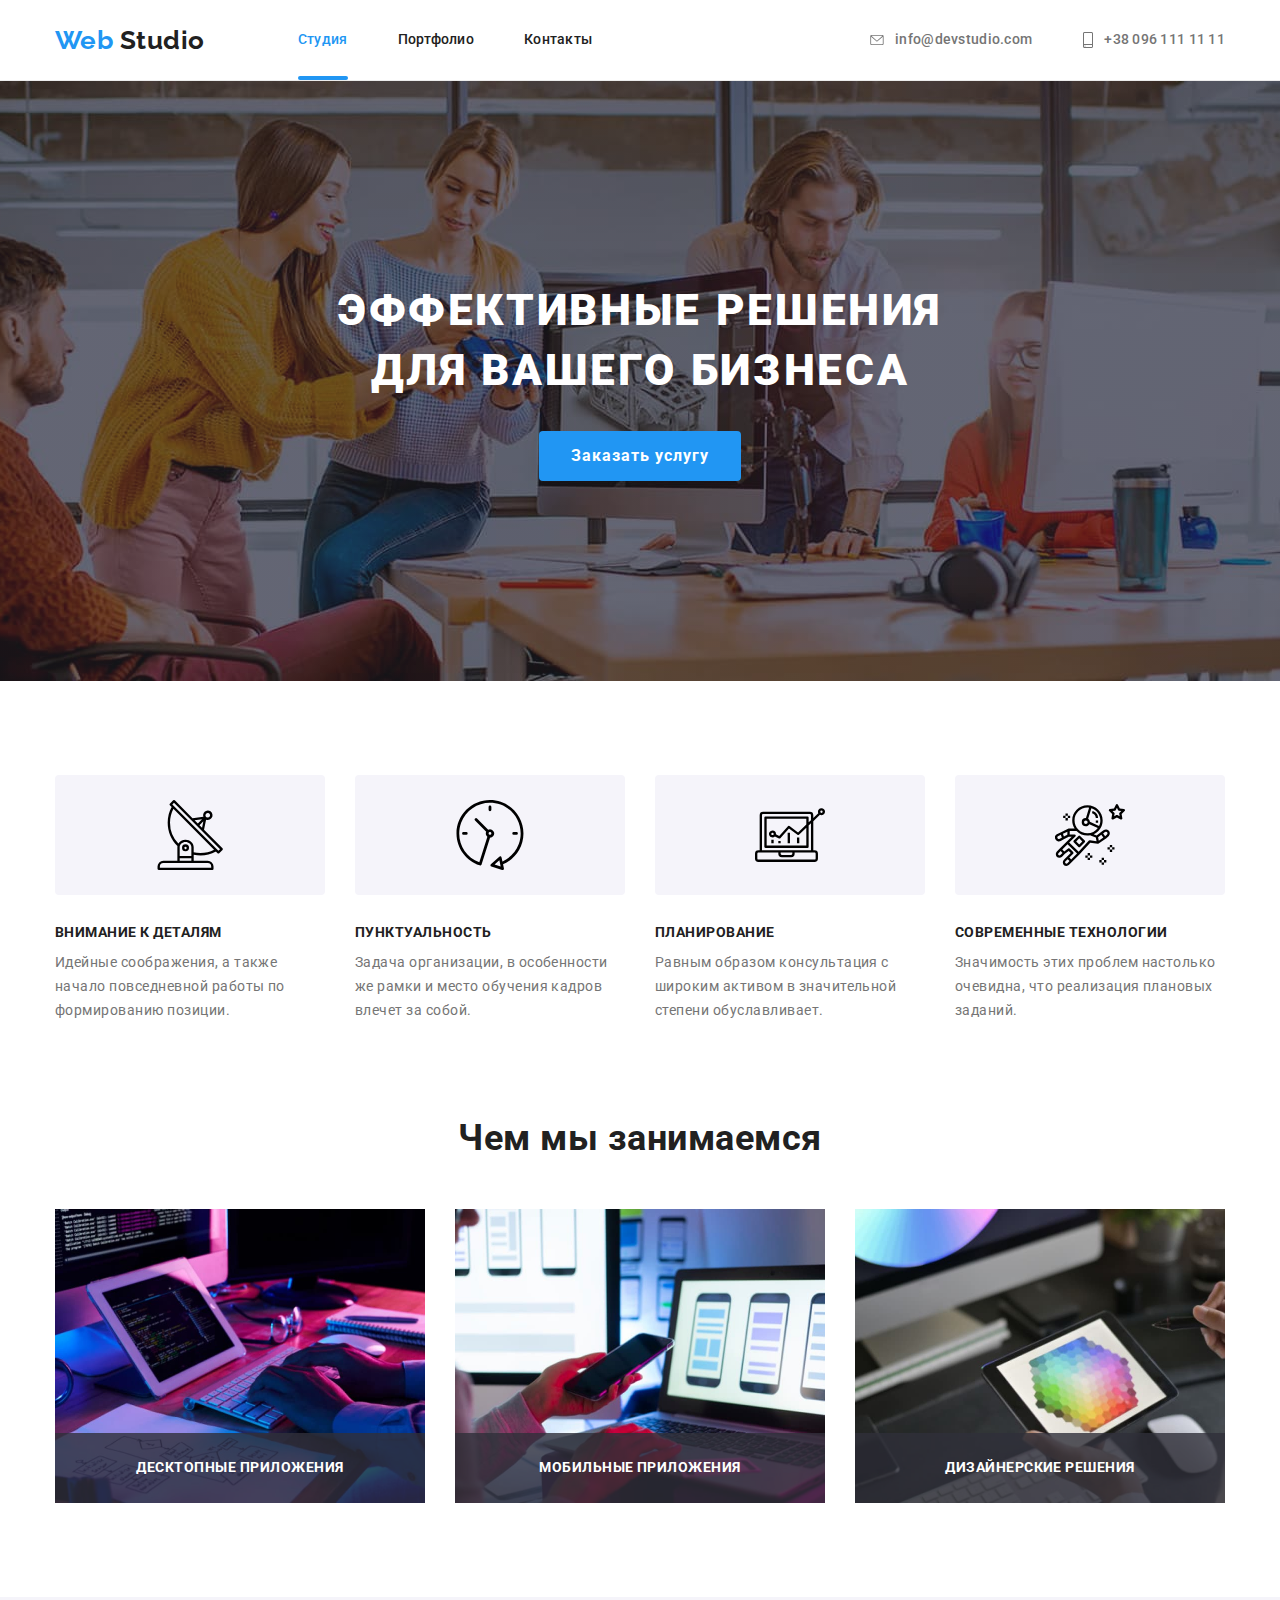
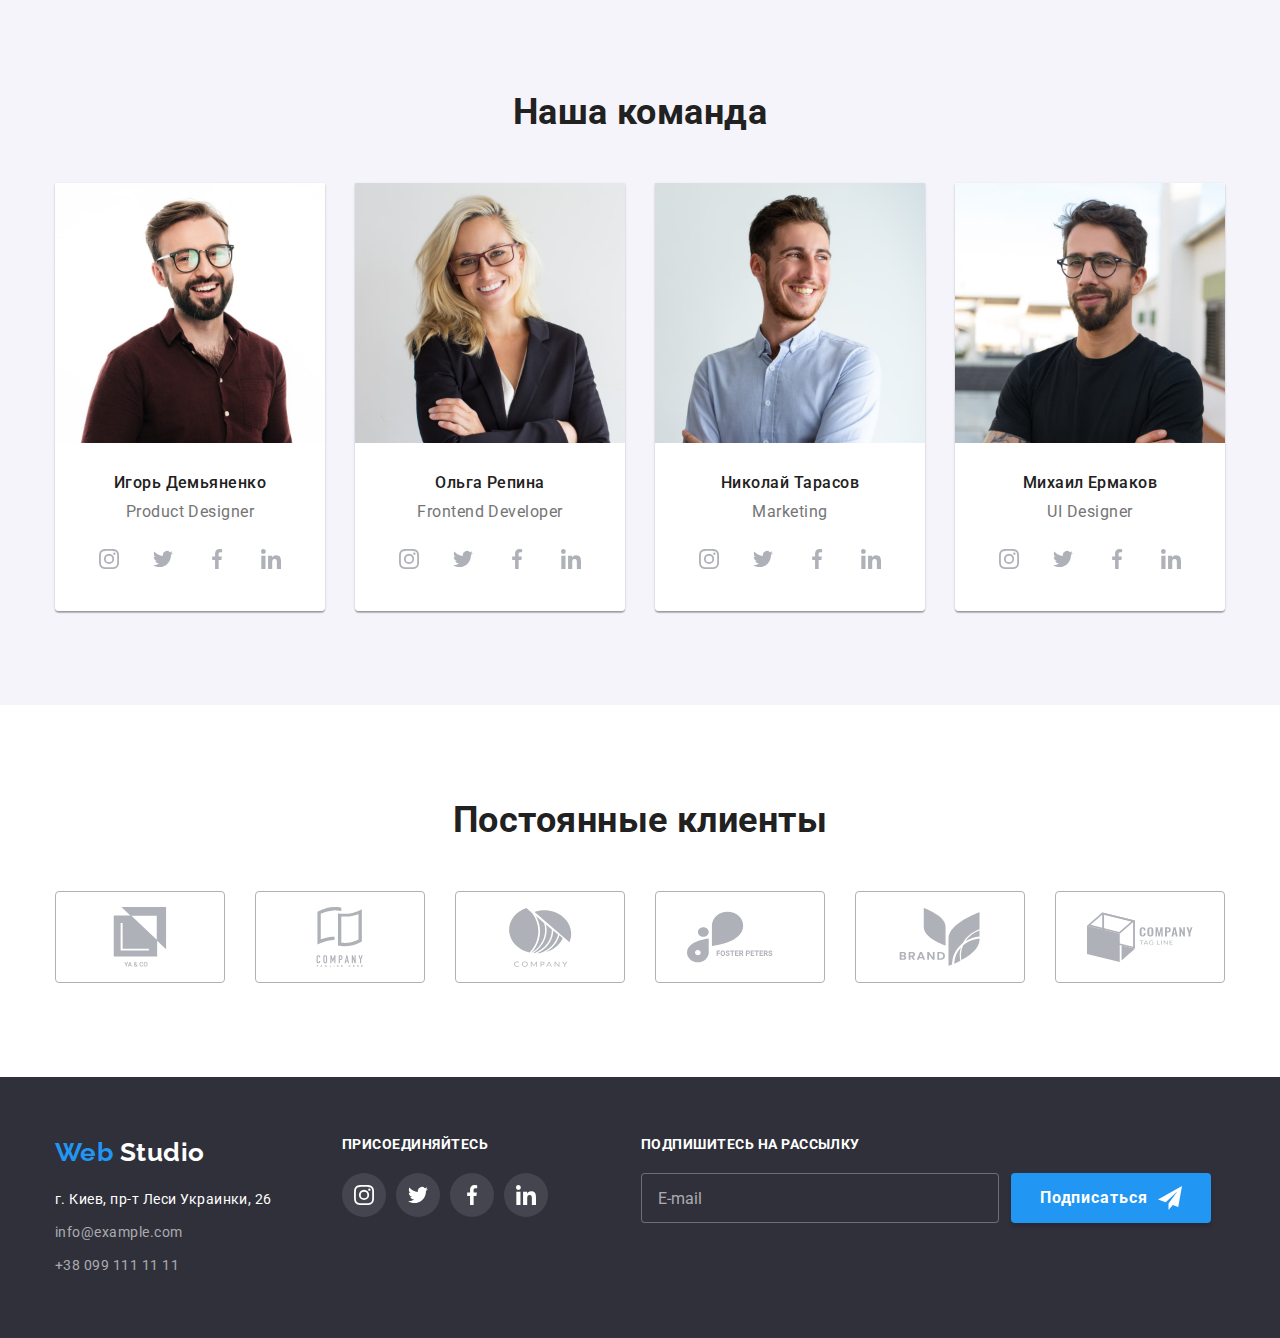
<file: index.html>
<!DOCTYPE html>
<html lang="ru">
  <head>
    <meta charset="UTF-8" />
    <meta http-equiv="X-UA-Compatible" content="IE=edge" />
    <meta name="viewport" content="width=device-width, initial-scale=1.0" />
    <link rel="preconnect" href="https://fonts.googleapis.com" />
    <link rel="preconnect" href="https://fonts.gstatic.com" crossorigin />
    <title>ВЕБ-Студия</title>
    <link
      href="https://fonts.googleapis.com/css2?family=Montserrat:wght@700&family=Raleway:wght@700&family=Roboto:wght@400;500;700;900&display=swap"
      rel="stylesheet"
    />
    <link
      rel="stylesheet"
      href="https://cdnjs.cloudflare.com/ajax/libs/modern-normalize/1.1.0/modern-normalize.min.css"
    />
    <link rel="stylesheet" href="./css/main.min.css" />
  </head>
  <body>
    <header class="header">
      <div class="header-box container">
        <a class="logo header__logo" href="./index.html">
          <span lang="en" class="logo__web">Web</span>
          <span lang="en" class="logo__studio">Studio</span>
        </a>
        <nav>
          <ul class="nav">
            <li class="nav__item">
              <a class="nav__link nav__link--current" href="./index.html">Студия</a>
            </li>
            <li class="nav__item">
              <a class="nav__link" href="./portfolio.html">Портфолио</a>
            </li>
            <li class="nav__item">
              <a class="nav__link" href="/">Контакты</a>
            </li>
          </ul>
        </nav>
        <ul class="contacts contacts__header">
          <li class="contacts__item">
            <a class="contacts__link" href="info@devstudio.com">
              <svg class="contacts__icon" width="16" height="10">
                <use href="./images/svg/icons.svg#icon-envelope"></use>
              </svg>
              info@devstudio.com
            </a>
          </li>
          <li class="contacts__item">
            <a class="contacts__link" href="+380961111111">
              <svg class="contacts__icon" width="12" height="16">
                <use href="./images/svg/icons.svg#icon-smartphone"></use>
              </svg>
              +38 096 111 11 11</a
            >
          </li>
        </ul>
      </div>
    </header>
    <main>
      <section class="hero">
        <h1 class="hero__title">Эффективные решения для вашего бизнеса</h1>
        <button data-modal-open type="button" class="hero-btn hero-btn__hero">
          <span class="hero-btn__text">Заказать услугу</span>
        </button>
      </section>
      <section class="section section--padding">
        <div class="container">
          <h2 class="qualities__title">Качества компании</h2>
          <ul class="qualities-list">
            <li>
              <div class="qualities-list__icon-box">
                <svg width="70" height="70">
                  <use href="./images/svg/icons.svg#icon-satellite"></use>
                </svg>
              </div>
              <h3 class="qualities-list__title">Внимание к деталям</h3>
              <p class="qualities-list__text">
                Идейные соображения, а также начало повседневной работы по формированию позиции.
              </p>
            </li>
            <li>
              <div class="qualities-list__icon-box">
                <svg width="70" height="70">
                  <use href="./images/svg/icons.svg#icon-clock"></use>
                </svg>
              </div>
              <h3 class="qualities-list__title">Пунктуальность</h3>
              <p class="qualities-list__text">
                Задача организации, в особенности же рамки и место обучения кадров влечет за собой.
              </p>
            </li>
            <li>
              <div class="qualities-list__icon-box">
                <svg width="70" height="70">
                  <use href="./images/svg/icons.svg#icon-diagram"></use>
                </svg>
              </div>
              <h3 class="qualities-list__title">Планирование</h3>
              <p class="qualities-list__text">
                Равным образом консультация с широким активом в значительной степени обуславливает.
              </p>
            </li>
            <li>
              <div class="qualities-list__icon-box">
                <svg width="70" height="70">
                  <use href="./images/svg/icons.svg#icon-astronaut"></use>
                </svg>
              </div>
              <h3 class="qualities-list__title">Современные технологии</h3>
              <p class="qualities-list__text">
                Значимость этих проблем настолько очевидна, что реализация плановых заданий.
              </p>
            </li>
          </ul>
        </div>
      </section>
      <section class="section">
        <div class="container">
          <h2 class="products-title">Чем мы занимаемся</h2>
          <ul class="products-list">
            <li class="products-list__item">
              <img
                class="products-list__img"
                src="./images/img_1.jpg"
                alt="Верстка кода"
                width="370"
                height="294"
              />
              <span class="products-list__text">Десктопные приложения</span>
            </li>
            <li class="products-list__item">
              <img
                class="products-list__img"
                src="./images/img_2.jpg"
                alt="Разработка мобильных приложений"
                width="370"
                height="294"
              />
              <span class="products-list__text">Мобильные приложения</span>
            </li>
            <li class="products-list__item">
              <img
                class="products-list__img"
                src="./images/img_3.jpg"
                alt="Графический дизайн"
                width="370"
                height="294"
              />
              <span class="products-list__text">Дизайнерские решения</span>
            </li>
          </ul>
        </div>
      </section>
      <section class="team section">
        <div class="container">
          <h2 class="team__title">Наша команда</h2>
          <ul class="team-list">
            <li class="team-list__item">
              <img
                class="team-list__img"
                src="./images/photo_igor_demyanenko.jpg"
                alt="Дизайнер продукта"
                width="270"
                height="260"
              />
              <div class="team__box">
                <p class="team__name">Игорь Демьяненко</p>
                <p>
                  <span lang="en" class="team__position">Product Designer</span>
                </p>
                <ul class="soc-list team__soc-list">
                  <li class="soc-list__item">
                    <a
                      href="https://www.instagram.com/"
                      target="_blank"
                      rel="nofollow noopener"
                      class="soc-list__link"
                      ><svg class="soc-list__icon" width="20" height="20">
                        <use href="./images/svg/icons.svg#icon-instagram"></use></svg
                    ></a>
                  </li>
                  <li class="soc-list__item">
                    <a
                      href="https://twitter.com/"
                      target="_blank"
                      rel="nofollow noopener"
                      class="soc-list__link"
                      ><svg class="soc-list__icon" width="20" height="20">
                        <use href="./images/svg/icons.svg#icon-twitter"></use></svg
                    ></a>
                  </li>
                  <li class="soc-list__item">
                    <a
                      href="https://facebook.com/"
                      target="_blank"
                      rel="nofollow noopener"
                      class="soc-list__link"
                    >
                      <svg class="soc-list__icon" width="20" height="20">
                        <use href="./images/svg/icons.svg#icon-facebook"></use>
                      </svg>
                    </a>
                  </li>
                  <li class="soc-list__item">
                    <a
                      href="https://www.linkedin.com/"
                      target="_blank"
                      rel="nofollow noopener"
                      class="soc-list__link"
                    >
                      <svg class="soc-list__icon" width="20" height="20">
                        <use href="./images/svg/icons.svg#icon-linkedin"></use>
                      </svg>
                    </a>
                  </li>
                </ul>
              </div>
            </li>
            <li class="team-list__item">
              <img
                class="team-list__img"
                src="./images/photo_olga_repina.jpg"
                alt="Фронтенд-разработчик"
                width="270"
                height="260"
              />
              <div class="team__box">
                <p class="team__name">Ольга Репина</p>
                <p>
                  <span lang="en" class="team__position">Frontend Developer</span>
                </p>
                <ul class="soc-list team__soc-list">
                  <li class="soc-list__item">
                    <a
                      href="https://www.instagram.com/"
                      target="_blank"
                      rel="nofollow noopener"
                      class="soc-list__link"
                      ><svg class="soc-list__icon" width="20" height="20">
                        <use href="./images/svg/icons.svg#icon-instagram"></use></svg
                    ></a>
                  </li>
                  <li class="soc-list__item">
                    <a
                      href="https://twitter.com/"
                      target="_blank"
                      rel="nofollow noopener"
                      class="soc-list__link"
                      ><svg class="soc-list__icon" width="20" height="20">
                        <use href="./images/svg/icons.svg#icon-twitter"></use></svg
                    ></a>
                  </li>
                  <li class="soc-list__item">
                    <a
                      href="https://facebook.com/"
                      target="_blank"
                      rel="nofollow noopener"
                      class="soc-list__link"
                    >
                      <svg class="soc-list__icon" width="20" height="20">
                        <use href="./images/svg/icons.svg#icon-facebook"></use>
                      </svg>
                    </a>
                  </li>
                  <li class="soc-list__item">
                    <a
                      href="https://www.linkedin.com/"
                      target="_blank"
                      rel="nofollow noopener"
                      class="soc-list__link"
                    >
                      <svg class="soc-list__icon" width="20" height="20">
                        <use href="./images/svg/icons.svg#icon-linkedin"></use>
                      </svg>
                    </a>
                  </li>
                </ul>
              </div>
            </li>
            <li class="team-list__item">
              <img
                class="team-list__img"
                src="./images/photo_nikolai_tarasov.jpg"
                alt="Маркетинг"
                width="270"
                height="260"
              />
              <div class="team__box">
                <p class="team__name">Николай Тарасов</p>
                <p>
                  <span lang="en" class="team__position">Marketing</span>
                </p>
                <ul class="soc-list team__soc-list">
                  <li class="soc-list__item">
                    <a
                      href="https://www.instagram.com/"
                      target="_blank"
                      rel="nofollow noopener"
                      class="soc-list__link"
                      ><svg class="soc-list__icon" width="20" height="20">
                        <use href="./images/svg/icons.svg#icon-instagram"></use></svg
                    ></a>
                  </li>
                  <li class="soc-list__item">
                    <a
                      href="https://twitter.com/"
                      target="_blank"
                      rel="nofollow noopener"
                      class="soc-list__link"
                      ><svg class="soc-list__icon" width="20" height="20">
                        <use href="./images/svg/icons.svg#icon-twitter"></use></svg
                    ></a>
                  </li>
                  <li class="soc-list__item">
                    <a
                      href="https://facebook.com/"
                      target="_blank"
                      rel="nofollow noopener"
                      class="soc-list__link"
                    >
                      <svg class="soc-list__icon" width="20" height="20">
                        <use href="./images/svg/icons.svg#icon-facebook"></use>
                      </svg>
                    </a>
                  </li>
                  <li class="soc-list__item">
                    <a
                      href="https://www.linkedin.com/"
                      target="_blank"
                      rel="nofollow noopener"
                      class="soc-list__link"
                      ><svg class="soc-list__icon" width="20" height="20">
                        <use href="./images/svg/icons.svg#icon-linkedin"></use></svg
                    ></a>
                  </li>
                </ul>
              </div>
            </li>
            <li class="team-list__item">
              <img
                class="team-list__img"
                src="./images/photo_mikhail_ermakov.jpg"
                alt="Дизайнер пользовательского интерфейса"
                width="270"
                height="260"
              />
              <div class="team__box">
                <p class="team__name">Михаил Ермаков</p>
                <p>
                  <span lang="en" class="team__position">UI Designer</span>
                </p>
                <ul class="soc-list team__soc-list">
                  <li class="soc-list__item">
                    <a
                      href="https://www.instagram.com/"
                      target="_blank"
                      rel="nofollow noopener"
                      class="soc-list__link"
                    >
                      <svg class="soc-list__icon" width="20" height="20">
                        <use href="./images/svg/icons.svg#icon-instagram"></use>
                      </svg>
                    </a>
                  </li>
                  <li class="soc-list__item">
                    <a
                      href="https://twitter.com/"
                      target="_blank"
                      rel="nofollow noopener"
                      class="soc-list__link"
                    >
                      <svg class="soc-list__icon" width="20" height="20">
                        <use href="./images/svg/icons.svg#icon-twitter"></use>
                      </svg>
                    </a>
                  </li>
                  <li class="soc-list__item">
                    <a
                      href="https://facebook.com/"
                      target="_blank"
                      rel="nofollow noopener"
                      class="soc-list__link"
                    >
                      <svg class="soc-list__icon" width="20" height="20">
                        <use href="./images/svg/icons.svg#icon-facebook"></use>
                      </svg>
                    </a>
                  </li>
                  <li class="soc-list__item">
                    <a
                      href="https://www.linkedin.com/"
                      target="_blank"
                      rel="nofollow noopener"
                      class="soc-list__link"
                    >
                      <svg class="soc-list__icon" width="20" height="20">
                        <use href="./images/svg/icons.svg#icon-linkedin"></use>
                      </svg>
                    </a>
                  </li>
                </ul>
              </div>
            </li>
          </ul>
        </div>
      </section>
      <section class="section">
        <div class="container">
          <h2 class="clients__title">Постоянные клиенты</h2>
          <ul class="clients-list">
            <li class="clients-list__item">
              <a href="" class="clients-list__link">
                <svg class="clients-list__icon" width="106" height="60">
                  <use href="./images/svg/icons.svg#icon-company-a"></use>
                </svg>
              </a>
            </li>
            <li class="clients-list__item">
              <a href="" class="clients-list__link">
                <svg class="clients-list__icon" width="106" height="60">
                  <use href="./images/svg/icons.svg#icon-company-b"></use>
                </svg>
              </a>
            </li>
            <li class="clients-list__item">
              <a href="" class="clients-list__link">
                <svg class="clients-list__icon" width="106" height="60">
                  <use href="./images/svg/icons.svg#icon-company-c"></use>
                </svg>
              </a>
            </li>
            <li class="clients-list__item">
              <a href="" class="clients-list__link">
                <svg class="clients-list__icon" width="106" height="60">
                  <use href="./images/svg/icons.svg#icon-company-d"></use>
                </svg>
              </a>
            </li>
            <li class="clients-list__item">
              <a href="" class="clients-list__link">
                <svg class="clients-list__icon" width="106" height="60">
                  <use href="./images/svg/icons.svg#icon-company-e"></use>
                </svg>
              </a>
            </li>
            <li class="clients-list__item">
              <a href="" class="clients-list__link">
                <svg class="clients-list__icon" width="106" height="60">
                  <use href="./images/svg/icons.svg#icon-company-f"></use>
                </svg>
              </a>
            </li>
          </ul>
        </div>
      </section>
    </main>
    <footer class="footer">
      <div class="footer__box container">
        <div>
          <a class="logo" href="./index.html">
            <span lang="en" class="logo__web">Web</span>
            <span lang="en" class="logo__studio logo__studio--color">Studio</span>
          </a>
          <address>
            <ul>
              <li class="footer__address">г. Киев, пр-т Леси Украинки, 26</li>
              <li>
                <a class="footer__contact" href="meilto:info@example.com">info@example.com</a>
              </li>
              <li><a class="footer__contact" href="tel:+380991111111">+38 099 111 11 11</a></li>
            </ul>
          </address>
        </div>
        <div class="footer__icon-box">
          <span class="footer__text">Присоединяйтесь</span>
          <ul class="soc-list soc-list__footer-box">
            <li class="soc-list__item">
              <a
                href="https://www.instagram.com/"
                target="_blank"
                rel="nofollow noopener"
                class="soc-list__link soc-list__link--background-color"
              >
                <svg class="footer__icon" width="20" height="20">
                  <use href="./images/svg/icons.svg#icon-instagram"></use>
                </svg>
              </a>
            </li>
            <li class="soc-list__item">
              <a
                href="https://twitter.com/"
                target="_blank"
                rel="nofollow noopener"
                class="soc-list__link soc-list__link--background-color"
              >
                <svg class="footer__icon" width="20" height="20">
                  <use href="./images/svg/icons.svg#icon-twitter"></use>
                </svg>
              </a>
            </li>
            <li class="soc-list__item">
              <a
                href="https://facebook.com/"
                target="_blank"
                rel="nofollow noopener"
                class="soc-list__link soc-list__link--background-color"
              >
                <svg class="footer__icon" width="20" height="20">
                  <use href="./images/svg/icons.svg#icon-facebook"></use>
                </svg>
              </a>
            </li>
            <li class="soc-list__item">
              <a
                href="https://www.linkedin.com/"
                target="_blank"
                rel="nofollow noopener"
                class="soc-list__link soc-list__link--background-color"
              >
                <svg class="footer__icon" width="20" height="20">
                  <use href="./images/svg/icons.svg#icon-linkedin"></use>
                </svg>
              </a>
            </li>
          </ul>
        </div>
        <form name="subs-form" class="footer__subs-form">
          <label for="mail" class="subs-form__text">Подпишитесь на рассылку</label>
          <div class="subs-form__box">
            <input class="subs-form__input" type="email" id="mail" placeholder="E-mail" />
            <button type="submit" class="subs-form__button">
              Подписаться
              <svg class="subs-form__btn-icon" width="24" height="24">
                <use href="./images/svg/icons.svg#icon-telegram"></use>
              </svg>
            </button>
          </div>
        </form>
      </div>
    </footer>
    <div class="backdrop is-hidden" data-modal>
      <div class="modal">
        <p class="modal__title">Оставьте свои данные, мы вам перезвоним</p>
        <form>
          <label class="modal__label">
            <span class="modal__text">Имя</span>
            <div class="modal__box">
              <input class="modal__input" type="text" name="user-name" required />
              <svg class="modal__icon" width="18" height="18">
                <use href="./images/svg/icons.svg#icon-user"></use>
              </svg>
            </div>
          </label>
          <label class="modal__label">
            <span class="modal__text">Телефон</span>
            <div class="modal__box">
              <input class="modal__input" type="tel" name="user-tel" required />
              <svg class="modal__icon" width="18" height="18">
                <use href="./images/svg/icons.svg#icon-phone"></use>
              </svg>
            </div>
          </label>
          <label class="modal__label">
            <span class="modal__text">Почта</span>
            <div class="modal__box">
              <input class="modal__input" type="email" name="user-email" required />
              <svg class="modal__icon" width="18" height="18">
                <use href="./images/svg/icons.svg#icon-email"></use>
              </svg>
            </div>
          </label>
          <label class="modal__label">
            <span class="modal__text">Комментарий</span>
            <textarea
              class="modal__comment"
              name="user-comment"
              cols="30"
              rows="10"
              placeholder="Введите текст"
            ></textarea>
          </label>
          <label class="modal__label-checkbox">
            <input class="modal__checkbox-hidden" type="checkbox" name="checkbox" required />
            <span class="modal__checkbox">
              <svg class="modal__icon-check" width="11" height="8">
                <use href="./images/svg/icons.svg#icon-check"></use>
              </svg>
            </span>
            <span class="modal__checkbox-text"
              >Соглашаюсь с рассылкой и принимаю &nbsp;<a class="modal__checkbox-link" href="./"
                >Условия договора</a
              >
            </span>
          </label>
        </form>
        <button class="modal__btn" type="submit">Отправить</button>
        <button type="button" class="modal__btn-close" data-modal-close>
          <svg class="modal__close-icon" width="18" height="18">
            <use href="./images/svg/icons.svg#icon-close-black"></use>
          </svg>
        </button>
      </div>
    </div>
    <script src="./js/modal.js"></script>
  </body>
</html>
</file>
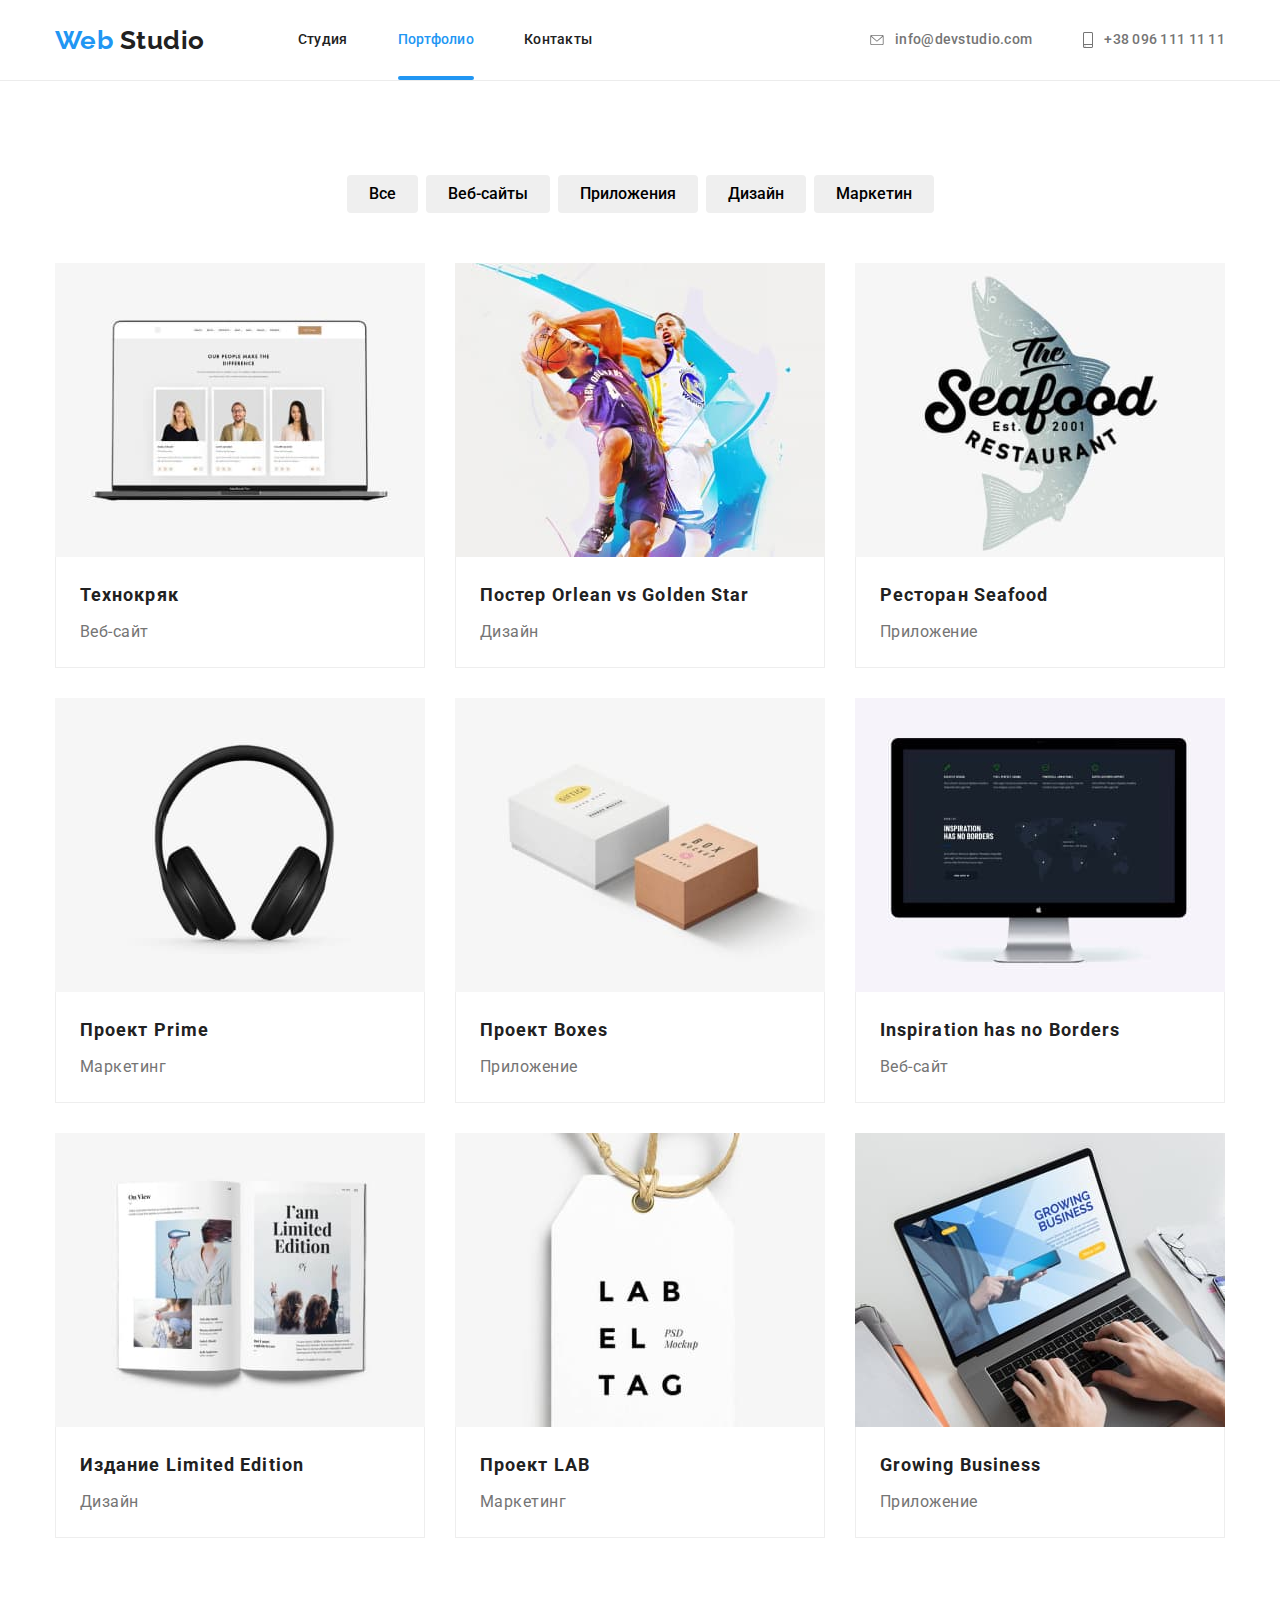
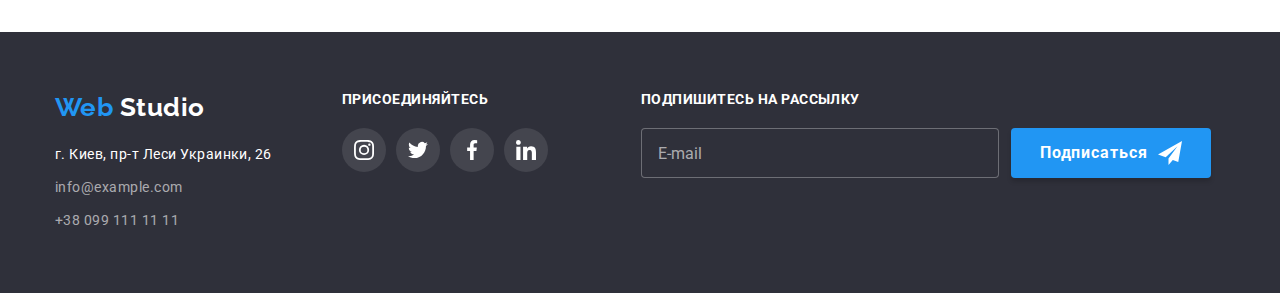
<file: portfolio.html>
<!DOCTYPE html>
<html lang="ru">
  <head>
    <meta charset="UTF-8" />
    <meta http-equiv="X-UA-Compatible" content="IE=edge" />
    <meta name="viewport" content="width=device-width, initial-scale=1.0" />
    <link rel="preconnect" href="https://fonts.googleapis.com" />
    <link rel="preconnect" href="https://fonts.gstatic.com" crossorigin />
    <title>Портфолио</title>
    <link
      href="https://fonts.googleapis.com/css2?family=Montserrat:wght@700&family=Raleway:wght@700&family=Roboto:wght@400;500;700;900&display=swap"
      rel="stylesheet"
    />
    <link
      rel="stylesheet"
      href="https://cdnjs.cloudflare.com/ajax/libs/modern-normalize/1.1.0/modern-normalize.min.css"
    />
    <link rel="stylesheet" href="./css/main.min.css" />
  </head>
  <body>
    <header class="header">
      <div class="header-box container">
        <a class="logo header__logo" href="./index.html">
          <span lang="en" class="logo__web">Web</span>
          <span lang="en" class="logo__studio">Studio</span>
        </a>
        <nav>
          <ul class="nav">
            <li class="nav__item">
              <a class="nav__link" href="./index.html">Студия</a>
            </li>
            <li class="nav__item">
              <a class="nav__link nav__link--current" href="./portfolio.html">Портфолио</a>
            </li>
            <li class="nav__item">
              <a class="nav__link" href="/">Контакты</a>
            </li>
          </ul>
        </nav>
        <ul class="contacts contacts__header">
          <li class="contacts__item">
            <a class="contacts__link" href="info@devstudio.com">
              <svg class="contacts__icon" width="16" height="10">
                <use href="./images/svg/icons.svg#icon-envelope"></use>
              </svg>
              info@devstudio.com
            </a>
          </li>
          <li class="contacts__item">
            <a class="contacts__link" href="+380961111111">
              <svg class="contacts__icon" width="12" height="16">
                <use href="./images/svg/icons.svg#icon-smartphone"></use>
              </svg>
              +38 096 111 11 11</a
            >
          </li>
        </ul>
      </div>
    </header>
    <main>
      <section class="gallery section">
        <div class="container">
          <h1 class="gallery__title">Галерея проектов</h1>
          <ul class="filter-btn filter-btn__section">
            <li class="filter-btn__item">
              <button type="button" class="filter-btn__btn">Все</button>
            </li>
            <li class="filter-btn__item">
              <button type="button" class="filter-btn__btn">Веб-сайты</button>
            </li>
            <li class="filter-btn__item">
              <button type="button" class="filter-btn__btn">Приложения</button>
            </li>
            <li class="filter-btn__item">
              <button type="button" class="filter-btn__btn">Дизайн</button>
            </li>
            <li class="filter-btn__item">
              <button type="button" class="filter-btn__btn">Маркетин</button>
            </li>
          </ul>
          <ul class="gallery__list">
            <li class="gallery__item">
              <a href="./portfolio.html">
                <div class="gallery__img-box">
                  <img
                    class="gallery__img"
                    src="./images/project_img_1.jpg"
                    alt="Ноутбук с открытым на нем сайтом"
                    width="370"
                    height="294"
                  />
                  <p class="gallery__paragraph">
                    Ресурс предлагает комплексные предложения с разным уровнем функционала и
                    сервисов. Все это позволит посетителю получить исчерпывающие сведения о компании
                    или частном лице.
                  </p>
                </div>
                <div class="gallery__text-box">
                  <h2 class="gallery__project-title">Технокряк</h2>
                  <p class="gallery__project-text">Веб-сайт</p>
                </div>
              </a>
            </li>
            <li class="gallery__item">
              <a href="./portfolio.html">
                <div class="gallery__img-box">
                  <img
                    class="gallery__img"
                    src="./images/project_img_2.jpg"
                    alt="Постер с баскетболистами"
                    width="370"
                    height="294"
                  />
                  <p class="gallery__paragraph">
                    Ресурс предлагает комплексные предложения с разным уровнем функционала и
                    сервисов. Все это позволит посетителю получить исчерпывающие сведения о компании
                    или частном лице.
                  </p>
                </div>
                <div class="gallery__text-box">
                  <h2 class="gallery__project-title">
                    Постер <span lang="en">Orlean vs Golden Star</span>
                  </h2>
                  <p class="gallery__project-text">Дизайн</p>
                </div>
              </a>
            </li>
            <li class="gallery__item">
              <a href="./portfolio.html">
                <div class="gallery__img-box">
                  <img
                    class="gallery__img"
                    src="./images/project_img_3.jpg"
                    alt="Логотип ресторана"
                    width="370"
                    height="294"
                  />
                  <p class="gallery__paragraph">
                    Ресурс предлагает комплексные предложения с разным уровнем функционала и
                    сервисов. Все это позволит посетителю получить исчерпывающие сведения о компании
                    или частном лице.
                  </p>
                </div>
                <div class="gallery__text-box">
                  <h2 class="gallery__project-title">Ресторан <span lang="en">Seafood</span></h2>
                  <p class="gallery__project-text">Приложение</p>
                </div>
              </a>
            </li>
            <li class="gallery__item">
              <a href="./portfolio.html">
                <div class="gallery__img-box">
                  <img
                    class="gallery__img"
                    src="./images/project_img_4.jpg"
                    alt="Аудио наушники"
                    width="370"
                    height="294"
                  />
                  <p class="gallery__paragraph">
                    Ресурс предлагает комплексные предложения с разным уровнем функционала и
                    сервисов. Все это позволит посетителю получить исчерпывающие сведения о компании
                    или частном лице.
                  </p>
                </div>
                <div class="gallery__text-box">
                  <h2 class="gallery__project-title">Проект <span lang="en">Prime</span></h2>
                  <p class="gallery__project-text">Маркетинг</p>
                </div>
              </a>
            </li>
            <li class="gallery__item">
              <a href="./portfolio.html">
                <div class="gallery__img-box">
                  <img
                    class="gallery__img"
                    src="./images/project_img_5.jpg"
                    alt="Две картонные коробки"
                    width="370"
                    height="294"
                  />
                  <p class="gallery__paragraph">
                    Ресурс предлагает комплексные предложения с разным уровнем функционала и
                    сервисов. Все это позволит посетителю получить исчерпывающие сведения о компании
                    или частном лице.
                  </p>
                </div>
                <div class="gallery__text-box">
                  <h2 class="gallery__project-title">Проект <span lang="en">Boxes</span></h2>
                  <p class="gallery__project-text">Приложение</p>
                </div>
              </a>
            </li>
            <li class="gallery__item">
              <a href="./portfolio.html">
                <div class="gallery__img-box">
                  <img
                    class="gallery__img"
                    src="./images/project_img_6.jpg"
                    alt="Монитор с открытым на нем сайтом"
                    width="370"
                    height="294"
                  />
                  <p class="gallery__paragraph">
                    Ресурс предлагает комплексные предложения с разным уровнем функционала и
                    сервисов. Все это позволит посетителю получить исчерпывающие сведения о компании
                    или частном лице.
                  </p>
                </div>
                <div class="gallery__text-box">
                  <h2 class="gallery__project-title" lang="en">Inspiration has no Borders</h2>
                  <p class="gallery__project-text">Веб-сайт</p>
                </div>
              </a>
            </li>
            <li class="gallery__item">
              <a href="./portfolio.html">
                <div class="gallery__img-box">
                  <img
                    class="gallery__img"
                    src="./images/project_img_7.jpg"
                    alt="Женский журнал"
                    width="370"
                    height="294"
                  />
                  <p class="gallery__paragraph">
                    Ресурс предлагает комплексные предложения с разным уровнем функционала и
                    сервисов. Все это позволит посетителю получить исчерпывающие сведения о компании
                    или частном лице.
                  </p>
                </div>
                <div class="gallery__text-box">
                  <h2 class="gallery__project-title">
                    Издание <span lang="en">Limited Edition</span>
                  </h2>
                  <p class="gallery__project-text">Дизайн</p>
                </div>
              </a>
            </li>
            <li class="gallery__item">
              <a href="./portfolio.html">
                <div class="gallery__img-box">
                  <img
                    class="gallery__img"
                    src="./images/project_img_8.jpg"
                    alt="Бирка с логотипом"
                    width="370"
                    height="294"
                  />
                  <p class="gallery__paragraph">
                    Ресурс предлагает комплексные предложения с разным уровнем функционала и
                    сервисов. Все это позволит посетителю получить исчерпывающие сведения о компании
                    или частном лице.
                  </p>
                </div>
                <div class="gallery__text-box">
                  <h2 class="gallery__project-title">Проект <span lang="en">LAB</span></h2>
                  <p class="gallery__project-text">Маркетинг</p>
                </div>
              </a>
            </li>
            <li class="gallery__item">
              <a href="./portfolio.html">
                <div class="gallery__img-box">
                  <img
                    class="gallery__img"
                    src="./images/project_img_9.jpg"
                    alt="Человек работает за ноутбуком"
                    width="370"
                    height="294"
                  />
                  <p class="gallery__paragraph">
                    Ресурс предлагает комплексные предложения с разным уровнем функционала и
                    сервисов. Все это позволит посетителю получить исчерпывающие сведения о компании
                    или частном лице.
                  </p>
                </div>
                <div class="gallery__text-box">
                  <h2 class="gallery__project-title" lang="en">Growing Business</h2>
                  <p class="gallery__project-text">Приложение</p>
                </div>
              </a>
            </li>
          </ul>
        </div>
      </section>
    </main>
    <footer class="footer">
      <div class="footer__box container">
        <div>
          <a class="logo" href="./index.html">
            <span lang="en" class="logo__web">Web</span>
            <span lang="en" class="logo__studio logo__studio--color">Studio</span>
          </a>
          <address>
            <ul>
              <li class="footer__address">г. Киев, пр-т Леси Украинки, 26</li>
              <li>
                <a class="footer__contact" href="meilto:info@example.com">info@example.com</a>
              </li>
              <li><a class="footer__contact" href="tel:+380991111111">+38 099 111 11 11</a></li>
            </ul>
          </address>
        </div>
        <div class="footer__icon-box">
          <span class="footer__text">Присоединяйтесь</span>
          <ul class="soc-list soc-list__footer-box">
            <li class="soc-list__item">
              <a
                href="https://www.instagram.com/"
                target="_blank"
                rel="nofollow noopener"
                class="soc-list__link soc-list__link--background-color"
              >
                <svg class="footer__icon" width="20" height="20">
                  <use href="./images/svg/icons.svg#icon-instagram"></use>
                </svg>
              </a>
            </li>
            <li class="soc-list__item">
              <a
                href="https://twitter.com/"
                target="_blank"
                rel="nofollow noopener"
                class="soc-list__link soc-list__link--background-color"
              >
                <svg class="footer__icon" width="20" height="20">
                  <use href="./images/svg/icons.svg#icon-twitter"></use>
                </svg>
              </a>
            </li>
            <li class="soc-list__item">
              <a
                href="https://facebook.com/"
                target="_blank"
                rel="nofollow noopener"
                class="soc-list__link soc-list__link--background-color"
              >
                <svg class="footer__icon" width="20" height="20">
                  <use href="./images/svg/icons.svg#icon-facebook"></use>
                </svg>
              </a>
            </li>
            <li class="soc-list__item">
              <a
                href="https://www.linkedin.com/"
                target="_blank"
                rel="nofollow noopener"
                class="soc-list__link soc-list__link--background-color"
              >
                <svg class="footer__icon" width="20" height="20">
                  <use href="./images/svg/icons.svg#icon-linkedin"></use>
                </svg>
              </a>
            </li>
          </ul>
        </div>
        <form name="subs-form" class="footer__subs-form">
          <label for="mail" class="subs-form__text">Подпишитесь на рассылку</label>
          <div class="subs-form__box">
            <input class="subs-form__input" type="email" id="mail" placeholder="E-mail" />
            <button type="submit" class="subs-form__button">
              Подписаться
              <svg class="subs-form__btn-icon" width="24" height="24">
                <use href="./images/svg/icons.svg#icon-telegram"></use>
              </svg>
            </button>
          </div>
        </form>
      </div>
    </footer>
  </body>
</html>
</file>
<file: css/main.min.css>
:root{--brand-color-hero-footer: #2f303a;--brand-color-accent: #2196f3;--brand-color_3: #212121;--brand-color_4: #e5e5e5;--brand-color-text: #757575;--brand-color_6: #ffffff;--fone-svg-img: #f5f4fa;--time-function: cubic-bezier(0.4, 0, 0.2, 1)}body{font-family:"roboto","sans-serif";letter-spacing:.03em;color:var(--brand-color_3)}.container{width:1200px;padding:0 15px;margin-left:auto;margin-right:auto}.section{padding:94px 0}h1,h2,h3,h4,h5,h6,ul,p{margin:0;padding:0}a{text-decoration:none}ul{list-style:none}.qualities__title,.gallery__title{position:absolute;width:1px;height:1px;margin:-1px;border:0;padding:0;white-space:nowrap;-webkit-clip-path:inset(100%);clip-path:inset(100%);clip:rect(0 0 0 0);overflow:hidden}.header{border-bottom-width:1px;border-bottom-style:solid;border-bottom-color:#ececec;background:var(--brand-color_6)}.header-box{display:-webkit-box;display:-ms-flexbox;display:flex;-webkit-box-align:center;-ms-flex-align:center;align-items:center}.nav{display:-webkit-box;display:-ms-flexbox;display:flex}.nav a:hover,.nav a:focus{color:var(--brand-color-accent)}.nav__link{display:block;padding:32px 0;color:var(--brand-color_3);font-weight:500;font-size:14px;line-height:1.14;letter-spacing:.02em;-webkit-transition:color 250ms var(--time-function);transition:color 250ms var(--time-function)}.nav__item{position:relative}.nav__item+.nav__item{margin-left:50px}.nav__link--current{color:var(--brand-color-accent)}.nav__link--current::after{content:"";position:absolute;bottom:0;display:block;width:100%;height:4px;background:#2196f3;border-radius:2px}.contacts{display:-webkit-box;display:-ms-flexbox;display:flex}.contacts__header{margin-left:auto}.contacts__link{padding:32px 0}.contacts__link{display:-webkit-inline-box;display:-ms-inline-flexbox;display:inline-flex;-webkit-box-align:center;-ms-flex-align:center;align-items:center;font-weight:500;font-size:14px;line-height:1.14;letter-spacing:.02em;color:var(--brand-color-text);-webkit-transition:color 250ms var(--time-function);transition:color 250ms var(--time-function)}.contacts__link:hover,.contacts__link:focus{color:var(--brand-color-accent)}.contacts__item:not(:last-child){padding-right:50px}.contacts__icon{margin-right:10px;fill:currentColor}.soc-list__footer-box{margin-top:20px}.footer__subs-form{margin-left:93px}.footer{padding-top:60px;padding-bottom:60px;margin:auto;background-color:var(--brand-color-hero-footer)}.footer__box{display:-webkit-box;display:-ms-flexbox;display:flex}.footer__address{margin-top:20px;font-size:14px;line-height:1.71;font-style:normal;color:var(--brand-color_6)}.footer__contact{display:block;margin-top:9px;font-size:14px;line-height:1.71;font-style:normal;color:rgba(255,255,255,.6)}.footer__icon-box{margin-left:70px}.footer__text{display:block;font-weight:700;font-size:14px;line-height:1.14;text-transform:uppercase;color:var(--brand-color_6)}.footer__icon{fill:var(--brand-color_6)}.hero{height:600px;max-width:1600px;margin-left:auto;margin-right:auto;padding-top:200px;padding-bottom:200px;background-image:-webkit-gradient(linear, left top, left bottom, from(rgba(47, 48, 58, 0.4)), to(rgba(47, 48, 58, 0.4))),url(../images/background-hero-img.jpg);background-image:linear-gradient(rgba(47, 48, 58, 0.4), rgba(47, 48, 58, 0.4)),url(../images/background-hero-img.jpg);background-repeat:no-repeat;background-size:cover;background-position:50% 50%;background-color:var(--brand-color-hero-footer)}.hero__title{width:696px;margin-left:auto;margin-right:auto;font-weight:900;font-size:44px;line-height:1.36;letter-spacing:.06em;text-transform:uppercase;text-align:center;color:var(--brand-color_6)}.hero-btn{display:block;border:none;background-color:var(--brand-color-accent);border-radius:4px;padding:10px 32px;-webkit-transition:background-color 250ms var(--time-function);transition:background-color 250ms var(--time-function)}.hero-btn__hero{margin-left:auto;margin-right:auto;margin-top:30px}.hero-btn:hover,.hero-btn:focus{background-color:#188ce8}.hero-btn__text{font-weight:700;font-size:16px;line-height:1.88;letter-spacing:.06em;color:var(--brand-color_6)}.qualities-list{display:-webkit-box;display:-ms-flexbox;display:flex}.qualities-list li{width:270px}.qualities-list li+li{margin-left:30px}.qualities-list__title{margin-top:30px;font-weight:700;font-size:14px;line-height:1.14;text-transform:uppercase}.qualities-list__text{font-size:14px;line-height:1.71;color:var(--brand-color-text);margin-top:10px}.qualities-list__icon-box{display:-webkit-box;display:-ms-flexbox;display:flex;-webkit-box-align:center;-ms-flex-align:center;align-items:center;-webkit-box-pack:center;-ms-flex-pack:center;justify-content:center;height:120px;border-radius:4px;background-color:var(--fone-svg-img)}.section--padding{padding-bottom:0}.products-title{margin-bottom:50px;font-weight:700;font-size:36px;line-height:1.17;text-align:center}.products-list{display:-webkit-box;display:-ms-flexbox;display:flex;-webkit-box-pack:justify;-ms-flex-pack:justify;justify-content:space-between}.products-list__item{position:relative}.products-list__img{display:block}.products-list__text{position:absolute;bottom:0;left:0;display:block;width:370px;height:70px;padding-top:27px;font-weight:700;font-size:14px;line-height:1.14;text-align:center;text-transform:uppercase;color:#fff;background:rgba(47,48,58,.8)}.team{background:var(--fone-svg-img)}.team__title{margin-bottom:50px;font-weight:700;font-size:36px;line-height:1.17;text-align:center}.team__box{padding-top:30px;padding-bottom:30px;text-align:center;border-radius:0px 0px 4px 4px;background-color:var(--brand-color_6)}.team__name{font-weight:500;font-size:16px;line-height:1.19}.team__position{display:block;margin-top:10px;font-size:16px;line-height:1.19;color:var(--brand-color-text)}.team__soc-list{margin-top:16px}.team-list{display:-webkit-box;display:-ms-flexbox;display:flex;-webkit-box-pack:justify;-ms-flex-pack:justify;justify-content:space-between}.team-list__img{display:block}.team-list__item{border-radius:0px 0px 4px 4px;-webkit-box-shadow:0px 1px 3px rgba(0,0,0,.12),0px 1px 1px rgba(0,0,0,.14),0px 2px 1px rgba(0,0,0,.2);box-shadow:0px 1px 3px rgba(0,0,0,.12),0px 1px 1px rgba(0,0,0,.14),0px 2px 1px rgba(0,0,0,.2)}.clients__title{font-weight:700;font-size:36px;line-height:1.17;text-align:center}.clients-list{display:-webkit-box;display:-ms-flexbox;display:flex;margin-top:50px}.clients-list__link{display:-webkit-box;display:-ms-flexbox;display:flex;-webkit-box-align:center;-ms-flex-align:center;align-items:center;-webkit-box-pack:center;-ms-flex-pack:center;justify-content:center;width:170px;height:92px;border-width:1px;border-style:solid;border-color:#afb1b8;border-radius:4px;-webkit-transition:border-color 250ms var(--time-function);transition:border-color 250ms var(--time-function)}.clients-list__item{margin-left:30px}.clients-listt__link:hover,.clients-listt__link:focus{border-color:var(--brand-color-accent)}.clients-list__link:hover .clients-list__icon,.clients-list__link:focus .clients-list__icon{fill:var(--brand-color-accent)}.clients-list__item:first-child{margin-left:0}.clients-list__icon{fill:#afb1b8;-webkit-transition:fill 250ms var(--time-function);transition:fill 250ms var(--time-function)}.gallery__list{display:-webkit-box;display:-ms-flexbox;display:flex;-ms-flex-wrap:wrap;flex-wrap:wrap;margin:-15px}.gallery__item{-ms-flex-preferred-size:calc(33.3333333333% - 30px);flex-basis:calc(33.3333333333% - 30px);margin:15px;-webkit-transition:-webkit-box-shadow 250ms var(--time-function);transition:-webkit-box-shadow 250ms var(--time-function);transition:box-shadow 250ms var(--time-function);transition:box-shadow 250ms var(--time-function), -webkit-box-shadow 250ms var(--time-function)}.gallery__item:hover{-webkit-box-shadow:0px 1px 1px rgba(0,0,0,.12),0px 4px 4px rgba(0,0,0,.06),1px 4px 6px rgba(0,0,0,.16);box-shadow:0px 1px 1px rgba(0,0,0,.12),0px 4px 4px rgba(0,0,0,.06),1px 4px 6px rgba(0,0,0,.16)}.gallery__img{display:block}.gallery__text-box{padding-left:24px;padding-right:24px;padding-top:20px;padding-bottom:20px;border:1px solid #eee;border-top:none}.gallery__project-title{font-weight:700;font-size:18px;line-height:2;letter-spacing:.06em;color:var(--brand-color_3)}.gallery__project-text{margin-top:4px;font-size:16px;line-height:1.88;color:var(--brand-color-text)}.gallery__img-box{position:relative;overflow:hidden}.gallery__item a:hover .gallery__paragraph,.gallery__item a:focus .gallery__paragraph{-webkit-transform:translateY(0);transform:translateY(0)}.gallery__paragraph{position:absolute;top:0;-webkit-transform:translateY(100%);transform:translateY(100%);-webkit-transition:-webkit-transform 250ms var(--time-function);transition:-webkit-transform 250ms var(--time-function);transition:transform 250ms var(--time-function);transition:transform 250ms var(--time-function), -webkit-transform 250ms var(--time-function);padding-left:24px;padding-right:24px;padding-top:63px;padding-bottom:63px;font-size:18px;line-height:1.6;color:var(--brand-color_6);background-color:rgba(33,150,243,.9)}.header__logo{margin-right:93px}.logo{font-family:"Raleway";font-weight:700;font-size:26px;line-height:1.19;font-weight:700;font-size:26px;line-height:1.19}.logo__web{color:var(--brand-color-accent)}.logo__studio{color:var(--brand-color_3)}.logo__studio--color{color:var(--brand-color_6)}.soc-list{display:-webkit-box;display:-ms-flexbox;display:flex;-webkit-box-align:center;-ms-flex-align:center;align-items:center;-webkit-box-pack:center;-ms-flex-pack:center;justify-content:center}.soc-list__item{width:44px;height:44px;margin-left:10px}.soc-list__item:first-child{margin-left:0px}.soc-list__link{display:-webkit-box;display:-ms-flexbox;display:flex;-webkit-box-align:center;-ms-flex-align:center;align-items:center;-webkit-box-pack:center;-ms-flex-pack:center;justify-content:center;width:100%;height:100%;border-radius:50%;-webkit-transition:background-color 250ms var(--time-function),fill 250ms var(--time-function);transition:background-color 250ms var(--time-function),fill 250ms var(--time-function)}.soc-list__link:hover,.soc-list__link:focus{background-color:var(--brand-color-accent)}.soc-list__icon{fill:#afb1b8}.soc-list__link:hover .soc-list__icon,.soc-list__link:focus .soc-list__icon{fill:var(--brand-color_6)}.soc-list__link--background-color{background:rgba(255,255,255,.1)}.subs-form__text{display:block;font-weight:700;font-size:14px;line-height:1.14;text-transform:uppercase;color:var(--brand-color_6)}.subs-form__box{display:-webkit-box;display:-ms-flexbox;display:flex;margin-top:20px}.subs-form__input{padding-left:16px;width:358px;height:50px;border:1px solid rgba(255,255,255,.3);border-radius:4px;color:var(--brand-color_6);background-color:#2f303a}.subs-form__input::-webkit-input-placeholder{font-size:16px;line-height:1.25;color:rgba(255,255,255,.6)}.subs-form__input::-moz-placeholder{font-size:16px;line-height:1.25;color:rgba(255,255,255,.6)}.subs-form__input:-ms-input-placeholder{font-size:16px;line-height:1.25;color:rgba(255,255,255,.6)}.subs-form__input::-ms-input-placeholder{font-size:16px;line-height:1.25;color:rgba(255,255,255,.6)}.subs-form__input::placeholder{font-size:16px;line-height:1.25;color:rgba(255,255,255,.6)}.subs-form__button{display:-webkit-box;display:-ms-flexbox;display:flex;-webkit-box-align:center;-ms-flex-align:center;align-items:center;-webkit-box-pack:center;-ms-flex-pack:center;justify-content:center;margin-left:12px;width:200px;height:50px;font-weight:700;font-size:16px;line-height:1.9;letter-spacing:.06em;color:var(--brand-color_6);background-color:var(--brand-color-accent);-webkit-box-shadow:0px 4px 4px rgba(0,0,0,.15);box-shadow:0px 4px 4px rgba(0,0,0,.15);border:none;border-radius:4px;-webkit-transition:background-color 250ms cubic-bezier(0.4, 0, 0.2, 1);transition:background-color 250ms cubic-bezier(0.4, 0, 0.2, 1)}.subs-form__button:hover,.subs-form__button:focus{background-color:#188ce8}.subs-form__btn-icon{margin-left:10px;fill:var(--brand-color_6)}.backdrop{position:fixed;top:0;left:0;width:100%;height:100%;background-color:rgba(0,0,0,.2);-webkit-transition:opacity 250ms var(--time-function),visibility 250ms var(--time-function);transition:opacity 250ms var(--time-function),visibility 250ms var(--time-function)}.is-hidden{opacity:0;visibility:hidden;pointer-events:none}.backdrop.is-hidden .modal{-webkit-transform:translate(-50%, -50%) scale(0);transform:translate(-50%, -50%) scale(0)}.modal{position:absolute;top:50%;left:50%;-webkit-transform:translate(-50%, -50%) scale(1);transform:translate(-50%, -50%) scale(1);width:528px;min-height:581px;margin-top:auto;padding:40px;background-color:#fff;border-radius:4px;-webkit-transition:-webkit-transform 250ms var(--time-function);transition:-webkit-transform 250ms var(--time-function);transition:transform 250ms var(--time-function);transition:transform 250ms var(--time-function), -webkit-transform 250ms var(--time-function)}.modal__title{margin-bottom:12px;font-weight:700;font-size:20px;line-height:1.15;font-style:normal;text-align:center;color:var(--brand-color_3)}.modal__btn-close{position:absolute;top:8px;right:8px;width:30px;height:30px;border-radius:50%;border:1px solid rgba(0,0,0,.1);background-color:var(--brand-color_6);display:-webkit-box;display:-ms-flexbox;display:flex;-webkit-box-align:center;-ms-flex-align:center;align-items:center;-webkit-box-pack:center;-ms-flex-pack:center;justify-content:center}.modal__input{margin-top:4px;margin-bottom:10px;padding-left:42px;width:100%;height:40px;border:1px solid rgba(33,33,33,.2);border-radius:4px;-webkit-transition:border 250ms cubic-bezier(0.4, 0, 0.2, 1);transition:border 250ms cubic-bezier(0.4, 0, 0.2, 1);cursor:pointer}.modal__comment{margin-top:4px;margin-bottom:20px;padding:12px 16px;width:100%;height:120px;resize:none;border:1px solid rgba(33,33,33,.2);border-radius:4px;cursor:pointer}.modal__comment::-webkit-input-placeholder{font-size:12px;line-height:1.17;letter-spacing:.01em;color:rgba(117,117,117,.5)}.modal__comment::-moz-placeholder{font-size:12px;line-height:1.17;letter-spacing:.01em;color:rgba(117,117,117,.5)}.modal__comment:-ms-input-placeholder{font-size:12px;line-height:1.17;letter-spacing:.01em;color:rgba(117,117,117,.5)}.modal__comment::-ms-input-placeholder{font-size:12px;line-height:1.17;letter-spacing:.01em;color:rgba(117,117,117,.5)}.modal__comment::placeholder{font-size:12px;line-height:1.17;letter-spacing:.01em;color:rgba(117,117,117,.5)}.modal__label{display:-webkit-box;display:-ms-flexbox;display:flex;-webkit-box-orient:vertical;-webkit-box-direction:normal;-ms-flex-direction:column;flex-direction:column}.modal__label:hover .modal__input,.modal__label:focus-within .modal__input,.modal__label:hover .modal__comment,.modal__label:focus-within .modal__comment{border:1px solid var(--brand-color-accent);outline:1px solid var(--brand-color-accent)}.modal__label:hover .modal__icon,.modal__label:focus-within .modal__icon{fill:var(--brand-color-accent)}.modal__box{position:relative}.modal__close-icon{position:absolute;-webkit-transition:fill 250ms var(--time-function);transition:fill 250ms var(--time-function)}.modal__close-icon:focus,.modal__close-icon:hover{fill:var(--brand-color-accent)}.modal__text{font-size:12px;line-height:1.17;letter-spacing:.01em;color:#757575}.modal__icon{position:absolute;left:15px;top:calc(50% - 3px);-webkit-transform:translateY(-50%);transform:translateY(-50%)}.modal__label-checkbox{display:-webkit-box;display:-ms-flexbox;display:flex;-webkit-box-align:center;-ms-flex-align:center;align-items:center;-webkit-box-pack:center;-ms-flex-pack:center;justify-content:center}.modal__checkbox-text{font-size:14px;line-height:1.71;color:#757575}.modal__checkbox-link{color:var(--brand-color-accent)}.modal__checkbox-hidden{position:absolute;-webkit-appearance:none;-moz-appearance:none;appearance:none}.modal__checkbox-hidden:checked+.modal__checkbox{background-color:var(--brand-color-accent);border:none}.modal__icon-check{fill:var(--brand-color_6)}.modal__checkbox{position:relative;width:16px;height:15px;display:-webkit-box;display:-ms-flexbox;display:flex;-webkit-box-align:center;-ms-flex-align:center;align-items:center;-webkit-box-pack:center;-ms-flex-pack:center;justify-content:center;margin-right:8px;border:2px solid var(--brand-color_3);border-radius:2px}.modal__btn{display:-webkit-box;display:-ms-flexbox;display:flex;-webkit-box-align:center;-ms-flex-align:center;align-items:center;-webkit-box-pack:center;-ms-flex-pack:center;justify-content:center;margin-left:auto;margin-right:auto;margin-top:30px;width:200px;height:50px;font-weight:700;font-size:16px;line-height:1.9;letter-spacing:.06em;color:var(--brand-color_6);border:none;background-color:var(--brand-color-accent);-webkit-box-shadow:0px 4px 4px rgba(0,0,0,.15);box-shadow:0px 4px 4px rgba(0,0,0,.15);border-radius:4px;-webkit-transition:background-color 250ms cubic-bezier(0.4, 0, 0.2, 1);transition:background-color 250ms cubic-bezier(0.4, 0, 0.2, 1)}.modal__btn:hover,.modal__btn:focus{background-color:#188ce8}.filter-btn__section{margin-bottom:50px}.filter-btn{display:-webkit-box;display:-ms-flexbox;display:flex;-webkit-box-pack:center;-ms-flex-pack:center;justify-content:center}.filter-btn__item{border-radius:4px;-webkit-transition:-webkit-box-shadow 250ms var(--time-function);transition:-webkit-box-shadow 250ms var(--time-function);transition:box-shadow 250ms var(--time-function);transition:box-shadow 250ms var(--time-function), -webkit-box-shadow 250ms var(--time-function)}.filter-btn__item+.filter-btn__item{margin-left:8px}.filter-btn__item:hover,.filter-btn__item:focus{-webkit-box-shadow:0px 3px 1px rgba(0,0,0,.1),0px 1px 2px rgba(0,0,0,.08),0px 2px 2px rgba(0,0,0,.12);box-shadow:0px 3px 1px rgba(0,0,0,.1),0px 1px 2px rgba(0,0,0,.08),0px 2px 2px rgba(0,0,0,.12)}.filter-btn__btn:hover,.filter-btn__btn:focus{color:var(--brand-color_6);background-color:var(--brand-color-accent)}.filter-btn__btn{border-radius:4px;border:none;padding-left:22px;padding-right:22px;padding-top:6px;padding-bottom:6px;cursor:pointer;font-weight:500;font-size:16px;line-height:1.63;-webkit-transition:background-color 250ms var(--time-function),color 250ms var(--time-function);transition:background-color 250ms var(--time-function),color 250ms var(--time-function)}/*# sourceMappingURL=main.min.css.map */
</file>
